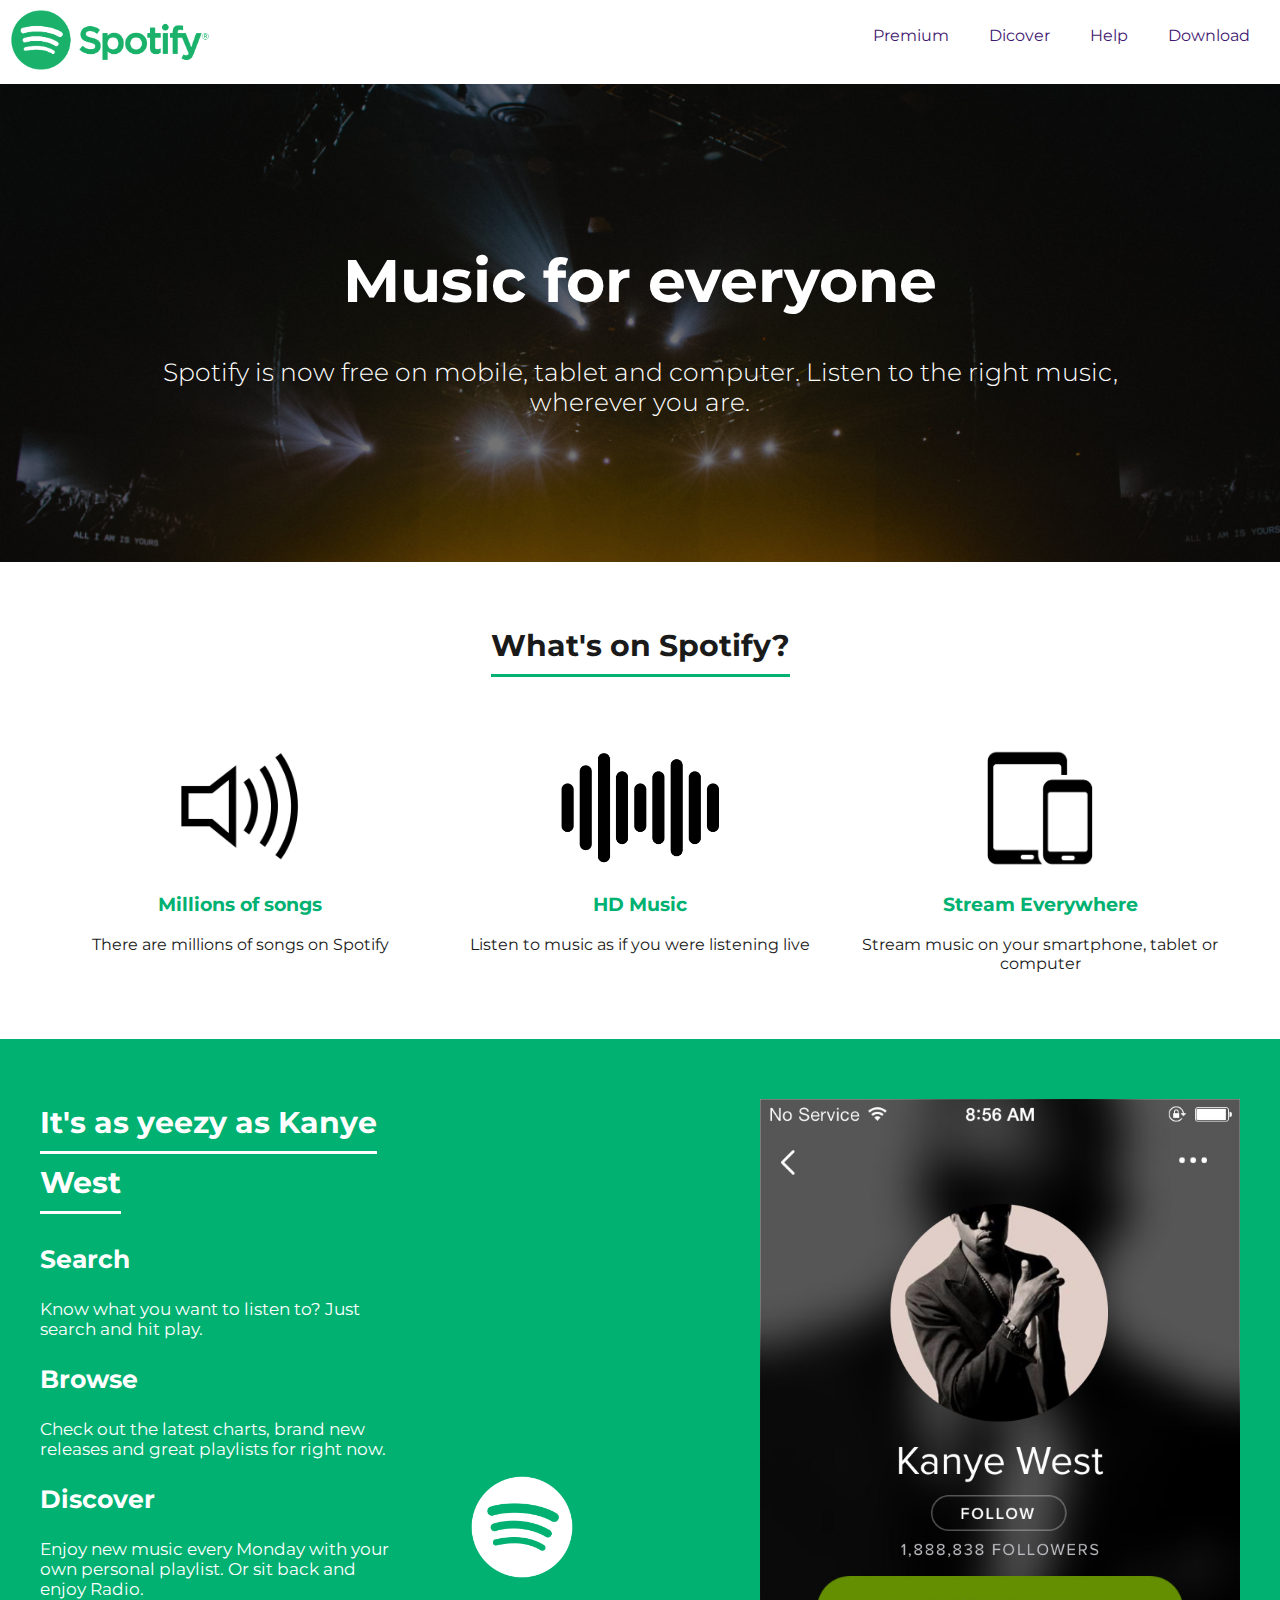
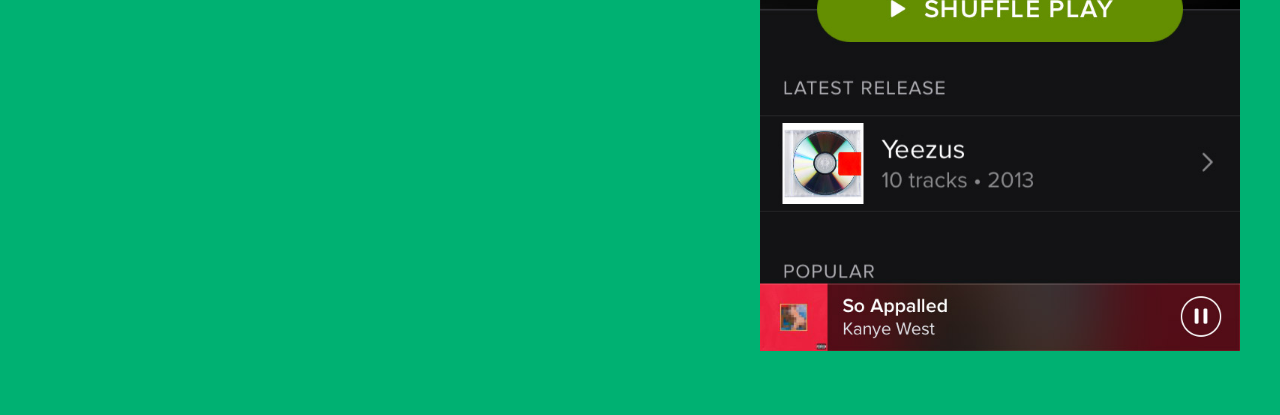
<file: landing-page/index.html>
<!DOCTYPE html>
<html>
  <head>
    <meta charset="utf-8" />
    <meta http-equiv="X-UA-Compatible" content="IE=edge" />
    <title>Spotify UI</title>
    <meta name="viewport" content="width=device-width, initial-scale=1" />
    <link
      href="https://fonts.googleapis.com/css?family=Montserrat:400,600"
      rel="stylesheet"
    />
    <link rel="stylesheet" type="text/css" media="screen" href="style.css" />
  </head>

  <body>
    <header>
      <div class="logo">
        <img src="images/spotify-logo.png" alt="logo Spotify" />
      </div>
      <div class="nav">
        <ul>
          <li><a href="#">Premium</a></li>
          <li><a href="#">Dicover</a></li>
          <li><a href="#">Help</a></li>
          <li><a href="#">Download</a></li>
        </ul>
      </div>
    </header>

    <div class="intro">
      <h1>Music for everyone</h1>
      <p>
        Spotify is now free on mobile, tablet and computer. Listen to the right
        music, wherever you are.
      </p>
    </div>

    <div class="infos">
      <div class="titre-infos"><h2>What's on Spotify?</h2></div>
      <div class="pictos">
        <div class="bloc">
          <img src="images/music-icon.png" alt="picto Music" />
          <h3>Millions of songs</h3>
          <p>There are millions of songs on Spotify</p>
        </div>
        <div class="bloc">
          <img src="images/high-quality-icon.png" alt="picto HQ" />
          <h3>HD Music</h3>
          <p>Listen to music as if you were listening live</p>
        </div>
        <div class="bloc">
          <img src="images/devices-icon.png" alt="picto device" />
          <h3>Stream Everywhere</h3>
          <p>Stream music on your smartphone, tablet or computer</p>
        </div>
      </div>
    </div>

    <div class="yeezy">
      <div class="left">
        <div class="yeez-titre">
          <h2>It's as yeezy as Kanye</h2>
          <h2>West</h2>
        </div>
        <div class="yeez-in">
          <div class="yeez-content">
            <div class="bloc-text">
              <h3>Search</h3>
              <p>Know what you want to listen to? Just search and hit play.</p>
            </div>
            <div class="bloc-text">
              <h3>Browse</h3>
              <p>
                Check out the latest charts, brand new releases and great
                playlists for right now.
              </p>
            </div>
            <div class="bloc-text">
              <h3>Discover</h3>
              <p>
                Enjoy new music every Monday with your own personal playlist. Or
                sit back and enjoy Radio.
              </p>
            </div>
          </div>
          <!--
            <div class="spot-picto">

                <img src="images/spotify-icon-white.png" alt="Logo Spotify" />

            </div>
          -->
        </div>
      </div>
      <div class="right">
        <img src="images/spotify-app.jpg" alt="Spotify App" />
      </div>
    </div>
  </body>
</html>
</file>
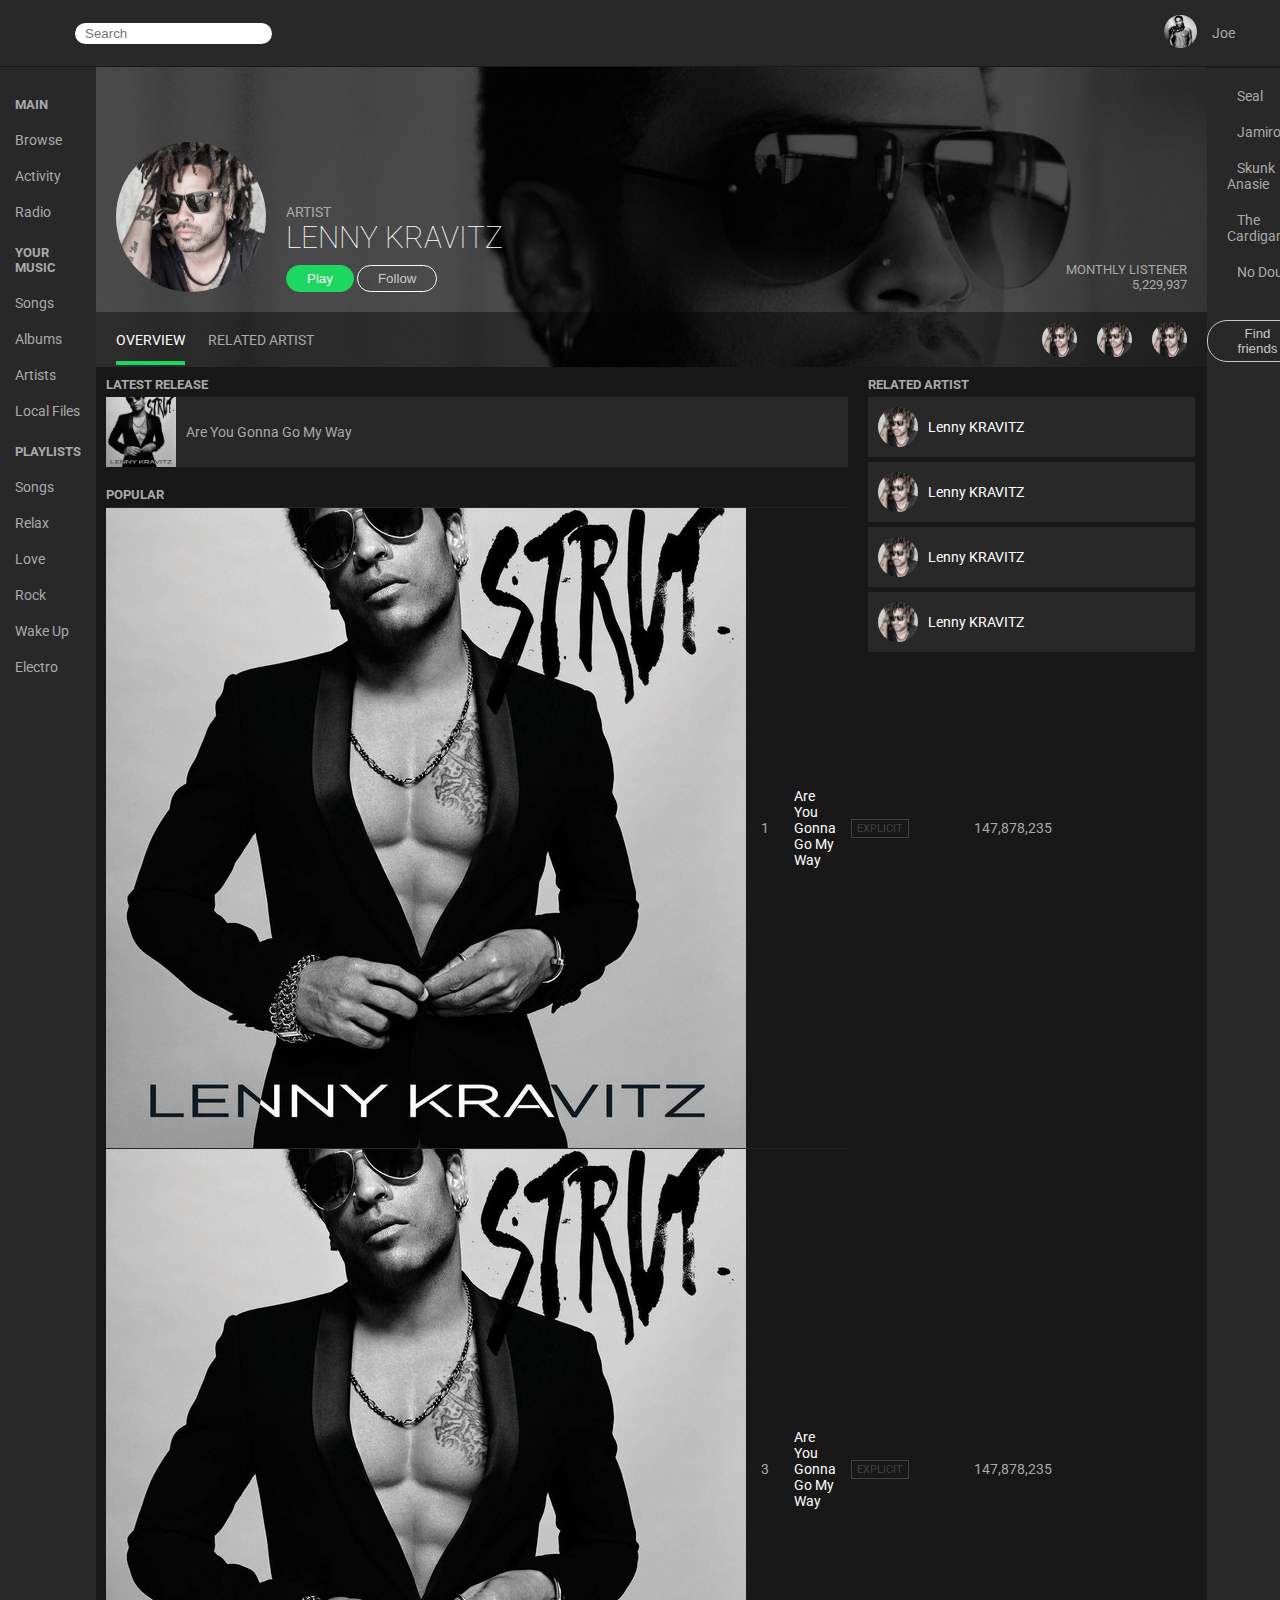
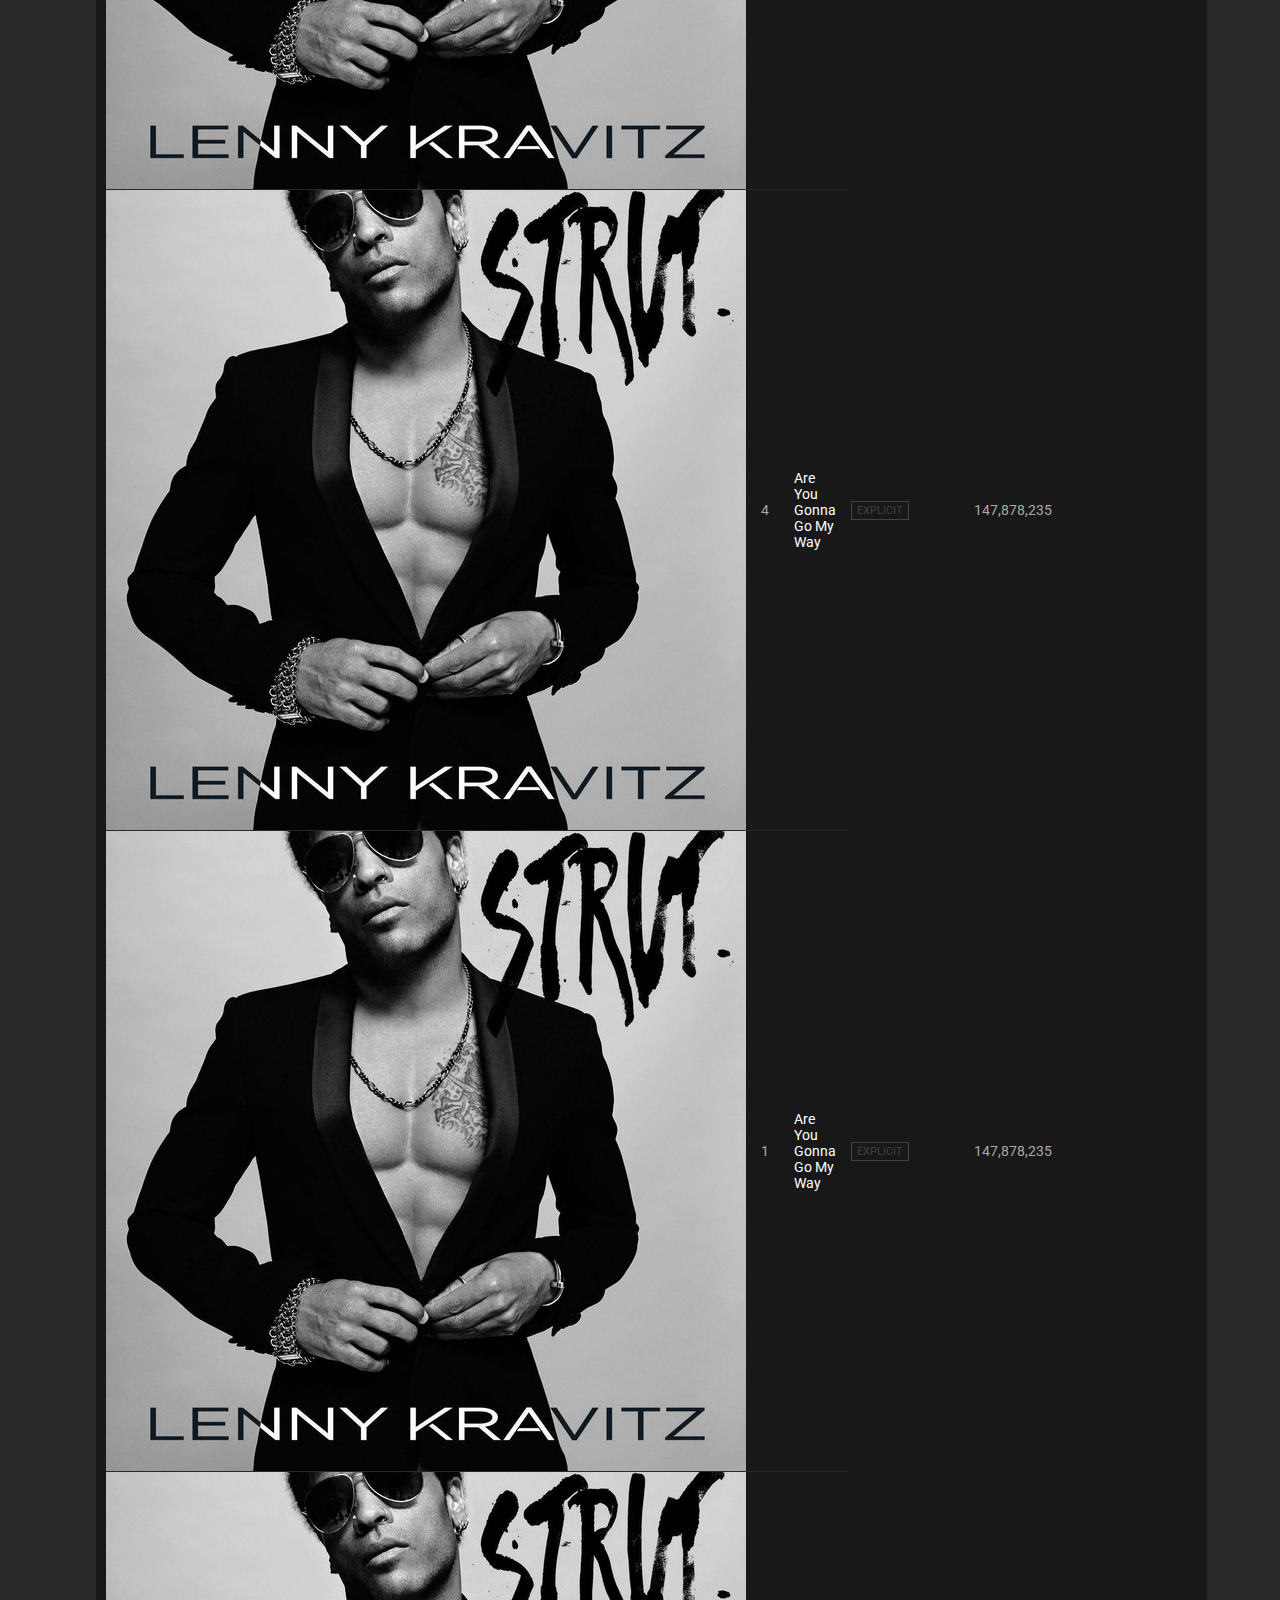
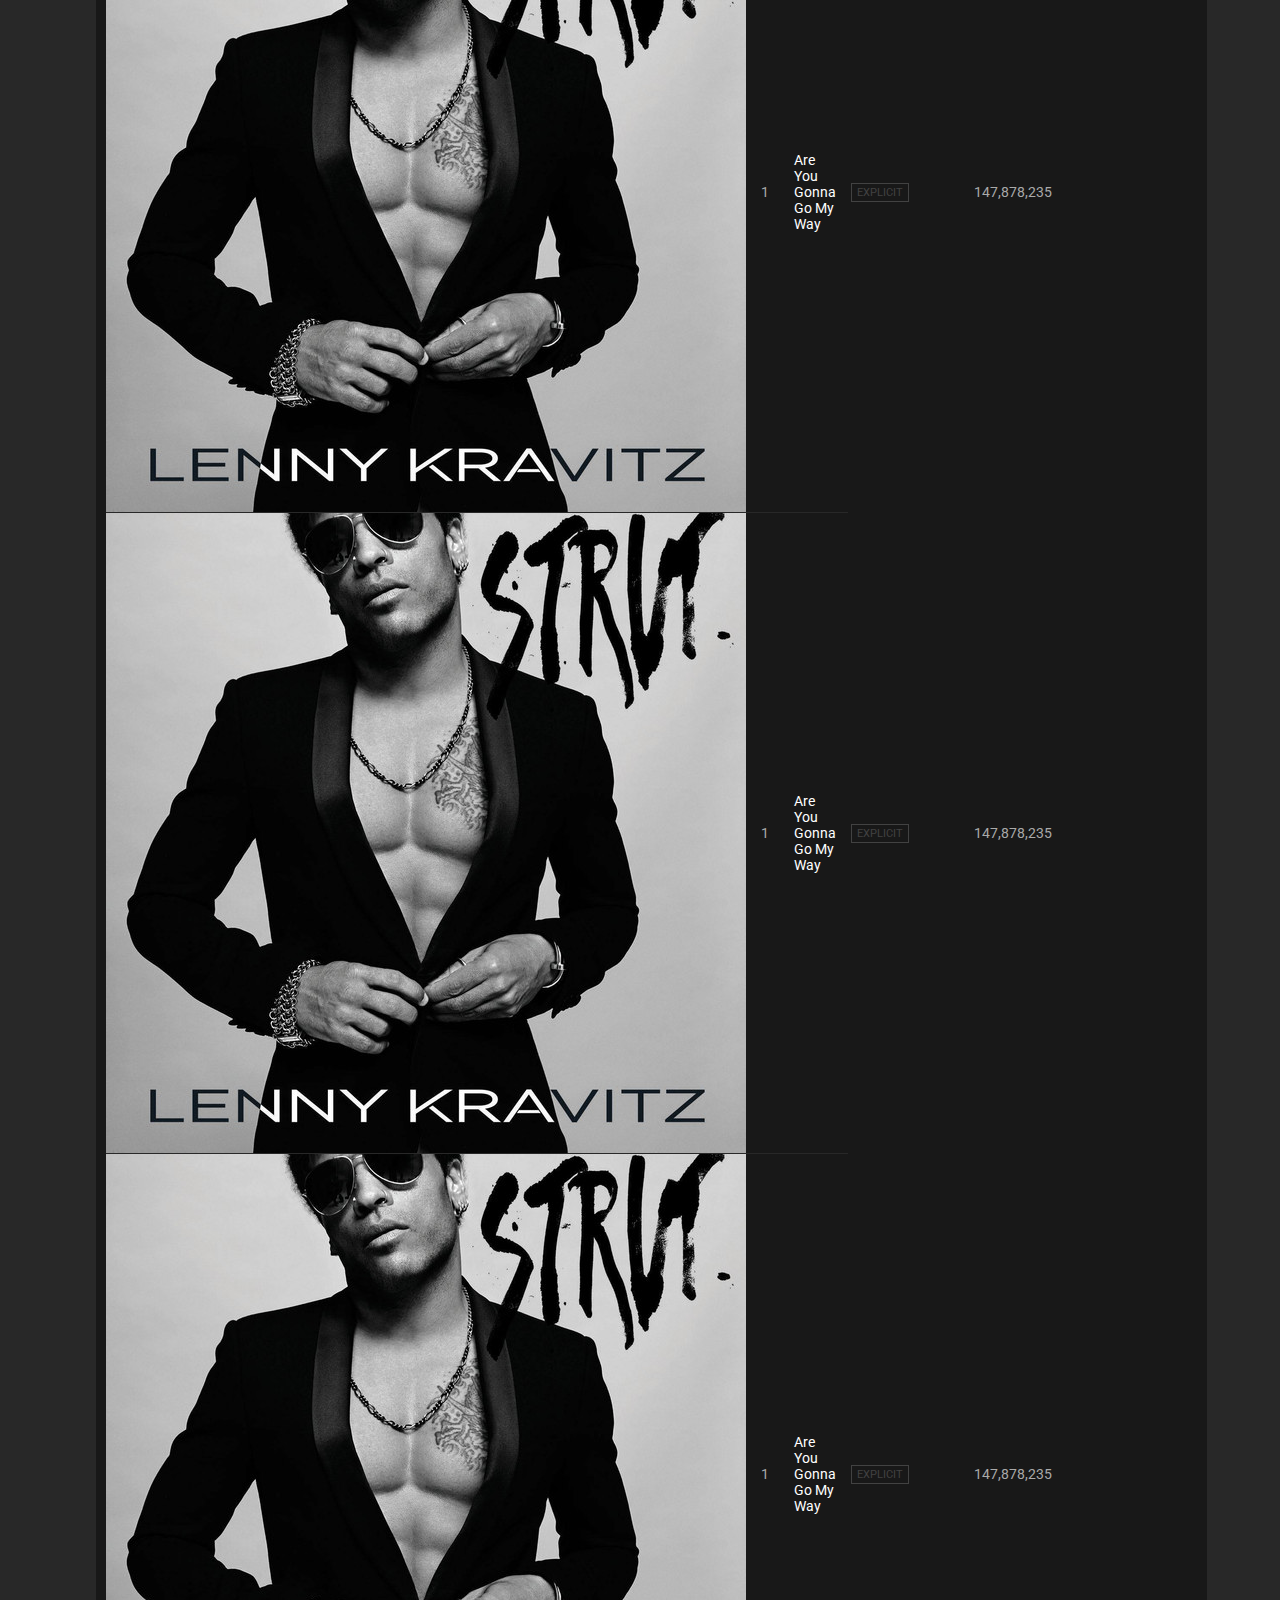
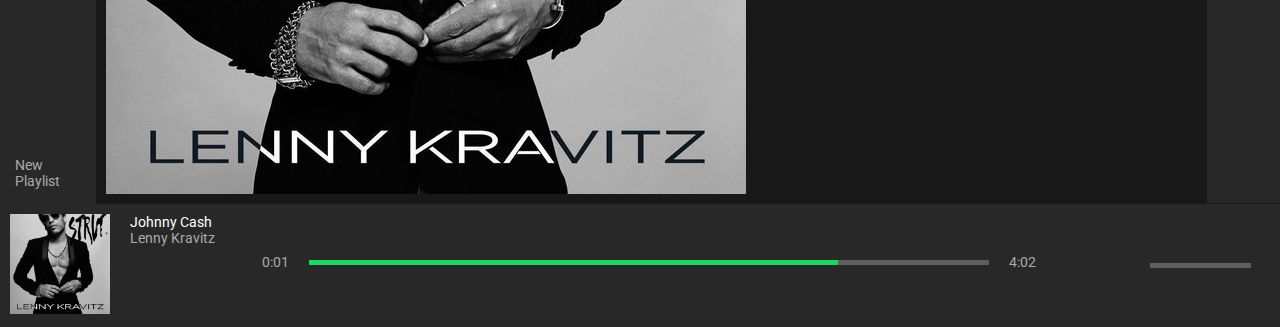
<file: page-artist/index.html>
<!DOCTYPE html>
<html>

<head>
    <meta charset="utf-8" />
    <meta http-equiv="X-UA-Compatible" content="IE=edge">
    <title>Spotify - Lenny Kravitz</title>
    <meta name="viewport" content="width=device-width, initial-scale=1">
    <link rel="stylesheet" href="https://use.fontawesome.com/releases/v5.4.1/css/all.css" integrity="sha384-5sAR7xN1Nv6T6+dT2mhtzEpVJvfS3NScPQTrOxhwjIuvcA67KV2R5Jz6kr4abQsz"
        crossorigin="anonymous">
    <link href="https://fonts.googleapis.com/css?family=Roboto:100,300,400,700" rel="stylesheet">
    <link rel="stylesheet" type="text/css" media="screen" href="main.css" />
    <link rel="stylesheet" href="./navbar.css">
    <link rel="stylesheet" href="./sideNav.css">
    <link rel="stylesheet" href="./content.css">
    <link rel="stylesheet" href="./player.css">
</head>

<body>

    <div class="container">

        <div class="navbar">
            <div class="left-part">
                <i class="fas fa-chevron-left"></i>
                <i class="fas fa-chevron-right"></i>
                <i class="fas fa-search search"></i>
                <input type="text" placeholder="Search">
            </div>

            <div class="right-part">
                <i class="fas fa-bell"></i>
                <i class="fas fa-download"></i>
                <div class="avatar-container">
                    <img src="./images/avatar.png" alt="">
                </div>
                <span>Joe</span>
                <i class="fas fa-chevron-down"></i>
            </div>
        </div>

        <div class="content">
            <div class="left-nav">
                <div class="menus">
                    <div class="menu">
                        <h3 class="menu-title">Main <i class="fas fa-chevron-down"></i></h3>
                        <ul class="menu-list">
                            <li><i class="fab fa-searchengin"></i></i> Browse</li>
                            <li><i class="fas fa-user-friends"></i> Activity</li>
                            <li><i class="fas fa-broadcast-tower"></i> Radio</li>
                        </ul>
                    </div>
                    <div class="menu">
                        <h3 class="menu-title">Your music <i class="fas fa-chevron-down"></i></h3>
                        <ul class="menu-list">
                            <li><i class="fas fa-headphones"></i></i> Songs</li>
                            <li><i class="fas fa-music"></i>Albums</li>
                            <li><i class="fas fa-user"></i> Artists</li>
                            <li><i class="fas fa-file"></i> Local Files</li>
                        </ul>
                    </div>

                    <div class="menu">
                        <h3 class="menu-title">Playlists <i class="fas fa-chevron-down"></i></h3>
                        <ul class="menu-list">
                            <li><i class="fas fa-headphones"></i></i> Songs</li>
                            <li><i class="fas fa-music"></i> Relax</li>
                            <li><i class="fas fa-music"></i> Love</li>
                            <li><i class="fas fa-music"></i> Rock</li>
                            <li><i class="fas fa-music"></i> Wake Up</li>
                            <li><i class="fas fa-music"></i> Electro</li>
                        </ul>
                    </div>
                </div>
                <div class="new-playlist">
                    <i class="fas fa-plus-circle"></i> New Playlist
                </div>
            </div>
            <div class="center-content">
                <div class="header">
                    <div class="artist-header">
                        <div class="first-part">
                            <div class="artist-img">

                            </div>
                            <div class="artist-infos">
                                <p class="info">Artist</p>
                                <p class="info-value">LENNY KRAVITZ</p>
                                <div class="social-buttons">
                                    <button class="play"><i class="fas fa-play"></i> Play</button>
                                    <button class="light-button">Follow</button>
                                </div>
                            </div>
                        </div>
                        <div class="listeners">
                            <p>MONTHLY LISTENER</p>
                            <p>5,229,937</p>
                        </div>
                    </div>
                    <div class="summary-head">
                        <div class="first-part">
                            <span class="active">OVERVIEW</span>
                            <span>RELATED ARTIST</span>
                        </div>
                        <div class="second-part">
                            <div class="artist-img"></div>
                            <div class="artist-img"></div>
                            <div class="artist-img"></div>
                        </div>
                    </div>
                </div>
                <div class="albums">
                    <div class="first-part">
                        <div class="block">
                            <h3 class="title">Latest release</h3>
                            <div class="latest">
                                <div class="latest-img"></div>
                                <div class="latest-title">Are You Gonna Go My Way</div>
                            </div>
                        </div>
                        <div class="block">
                            <h3 class="title">Popular</h3>
                            <div class="list">
                                <div class="album-row">
                                    <img src="./images/lenny-album.jpeg" alt="" class="album-img">
                                    <span class="numbers">1</span>
                                    <i class="fas fa-check numbers"></i>
                                    <span class="album-title">Are You Gonna Go My Way</span>
                                    <span class="explicit">Explicit</span>
                                    <span class="numbers listeners">147,878,235</span>
                                </div>

                                <div class="album-row">
                                    <img src="./images/lenny-album.jpeg" alt="" class="album-img">
                                    <span class="numbers">3</span>
                                    <i class="fas fa-check numbers"></i>
                                    <span class="album-title">Are You Gonna Go My Way</span>
                                    <span class="explicit">Explicit</span>
                                    <span class="numbers listeners">147,878,235</span>
                                </div>
                                <div class="album-row">
                                    <img src="./images/lenny-album.jpeg" alt="" class="album-img">
                                    <span class="numbers">4</span>
                                    <i class="fas fa-check numbers"></i>
                                    <span class="album-title">Are You Gonna Go My Way</span>
                                    <span class="explicit">Explicit</span>
                                    <span class="numbers listeners">147,878,235</span>
                                </div>
                                <div class="album-row">
                                    <img src="./images/lenny-album.jpeg" alt="" class="album-img">
                                    <span class="numbers">1</span>
                                    <i class="fas fa-check numbers"></i>
                                    <span class="album-title">Are You Gonna Go My Way</span>
                                    <span class="explicit">Explicit</span>
                                    <span class="numbers listeners">147,878,235</span>
                                </div>
                                <div class="album-row">
                                    <img src="./images/lenny-album.jpeg" alt="" class="album-img">
                                    <span class="numbers">1</span>
                                    <i class="fas fa-check numbers"></i>
                                    <span class="album-title">Are You Gonna Go My Way</span>
                                    <span class="explicit">Explicit</span>
                                    <span class="numbers listeners">147,878,235</span>
                                </div>
                                <div class="album-row">
                                    <img src="./images/lenny-album.jpeg" alt="" class="album-img">
                                    <span class="numbers">1</span>
                                    <i class="fas fa-check numbers"></i>
                                    <span class="album-title">Are You Gonna Go My Way</span>
                                    <span class="explicit">Explicit</span>
                                    <span class="numbers listeners">147,878,235</span>
                                </div>
                                <div class="album-row">
                                    <img src="./images/lenny-album.jpeg" alt="" class="album-img">
                                    <span class="numbers">1</span>
                                    <i class="fas fa-check numbers"></i>
                                    <span class="album-title">Are You Gonna Go My Way</span>
                                    <span class="explicit">Explicit</span>
                                    <span class="numbers listeners">147,878,235</span>
                                </div>

                            </div>
                        </div>
                    </div>
                    <div class="second-part">
                        <div class="block">
                            <h3 class="title">Related artist</h3>

                            <div class="related-artists">
                                <div class="related-row">
                                    <div class="artist-img"></div>
                                    <span>Lenny KRAVITZ</span>
                                </div>
                                <div class="related-row">
                                    <div class="artist-img"></div>
                                    <span>Lenny KRAVITZ</span>
                                </div>
                                <div class="related-row">
                                    <div class="artist-img"></div>
                                    <span>Lenny KRAVITZ</span>
                                </div>
                                <div class="related-row">
                                    <div class="artist-img"></div>
                                    <span>Lenny KRAVITZ</span>
                                </div>


                            </div>

                        </div>
                    </div>
                </div>
            </div>
            <div class="right-nav">
                <ul class="menu-list">
                    <li><i class="fas fa-user"></i> Seal</li>
                    <li><i class="fas fa-user"></i> Jamiroquai</li>
                    <li><i class="fas fa-user"></i> Skunk Anasie</li>
                    <li><i class="fas fa-user"></i> The Cardigans</li>
                    <li><i class="fas fa-user"></i> No Doubt</li>
                </ul>
                <button class="light-button">Find friends</button>
            </div>
        </div>
        <div class="player">
            <div class="current-song">
                <div class="album-container">
                    <img src="./images/lenny-album.jpeg" alt="" class="album-img">
                </div>
                <div class="infos">
                    <p class="artist">Johnny Cash <i class="far fa-heart"></i></p>
                    <p class="song">Lenny Kravitz</p>
                </div>
            </div>
            <div class="player-actions">
                <div class="controls">
                    <i class="fas fa-random"></i>
                    <i class="fas fa-step-backward"></i>
                    <i class="far fa-pause-circle"></i>
                    <i class="fas fa-step-forward"></i>
                    <i class="fas fa-sync-alt"></i>
                </div>
                <div class="timebar">
                    <span>0:01</span>
                    <div class="readed"></div>
                    <div class="not-read"></div>
                    <span>4:02</span>
                </div>
                <div class="controls-alt">

                </div>
            </div>
            <div class="player-infos">
                <i class="fas fa-list-ul"></i>
                <i class="fas fa-mobile-alt"></i>
                <i class="fas fa-volume-up"></i>
                <div class="volume"></div>

            </div>

        </div>
    </div>
</body>

</html>
</file>
<file: landing-page/style.css>
/*
Colors:
Text: #1A1A1A
Green: #00B172
White: #FFF
*/

body {
  font-family: 'Montserrat', sans-serif;
  font-size: 16px;
  margin: 0;
  color: #1a1a1a;
}

header {
  display: flex;
  justify-content: space-between;
  padding: 10px;
}

header .logo {
  flex: 0 0 200px;
}

header .logo img {
  width: 100%;
}

header .nav ul {
  display: flex;
}

header .nav ul li {
  list-style: none;
  padding: 0 20px;
}

header .nav ul li a {
  color: #421771;
  text-decoration: none;
}

header .nav ul li a:hover {
  text-decoration: underline;
}

.intro {
  background-image: url(images/landing.jpg);
  background-size: cover;
  color: #fff;
  text-align: center;
  padding: 120px;
}

.intro h1 {
  font-size: 60px;
}

.intro p {
  font-size: 25px;
  font-weight: 300;
}

.infos {
  padding: 40px;
}

.infos .titre-infos {
  margin: auto;
  display: flex;
  justify-content: center;
}

.infos h2 {
  text-align: center;
  font-size: 30px;
  padding-bottom: 10px;
  border-bottom: #00b172 3px solid;
}

.infos .pictos {
  display: flex;
  justify-content: space-around;
  margin-top: 30px;
}

.infos .pictos .bloc {
  text-align: center;
  flex: 1;
  padding: 10px;
}

.infos .pictos .bloc img {
  height: 10vw;
}

.infos .pictos .bloc h3 {
  color: #00b172;
}

.yeezy {
  background-color: #00b172;
  background-image: url('images/spotify-icon-white.png');
  background-repeat: no-repeat;
  background-size: 8%;
  background-position: 40% center;
  color: #fff;
  padding: 60px 40px;
  display: flex;
}

.yeezy .left {
  width: 60%;
}

.yeezy .left .yeez-titre {
  display: flex;
  align-items: flex-start;
  flex-direction: column;
}

.yeezy .left h2 {
  font-size: 30px;
  padding-bottom: 10px;
  margin: 5px 0;
  border-bottom: #fff 3px solid;
  white-space: nowrap;
}

/* .yeezy .left .yeez-in {
  display: flex;
} */

.yeezy .left .yeez-in .yeez-content {
  /* flex: 1; */
  width: 50%;
}

.yeezy .left .yeez-in .yeez-content h3 {
  font-size: 25px;
}

.yeezy .left .yeez-in .yeez-content p {
  font-size: 17px;
}

/* .yeezy .left .yeez-in .spot-picto {
  flex: 1;
  padding: 0px 20px;
  display: flex;
  align-items: center;
}

.yeezy .left .yeez-in .spot-picto img {
  width: 30%;
} */

.yeezy .right {
  width: 40%;
}

.yeezy .right img {
  width: 100%;
}
</file>
<file: page-artist/main.css>
* {
  box-sizing: border-box;
}

html,
body {
  height: 100%;
  margin: 0;
  padding: 0;
  font-family: 'Roboto', sans-serif;
  font-size: 14px;
}

.content {
  background: #282828;
}

.light-button {
  color: #c8c8c8;
  border: 1px solid #c8c8c8;
}

.light-button:hover {
  border: solid 1px white;
  color: white;
}

/*MYCODE*/
.content {
  display: flex;
}

.content .left-nav {
  flex: 1;
  padding: 15px 15px;
  display: flex;
  flex-direction: column;
  justify-content: space-between;
}

.content .left-nav .menus .menu .menu-title {
  text-transform: uppercase;
  margin-bottom: 10px;
  margin-top: 15px;
  font-size: 0.9em;
}

.content .left-nav .menus .menu ul.menu-list {
  list-style: none;
  padding: 0;
}

.content .left-nav .menus .menu ul.menu-list li {
  padding: 10px 0;
}

.content .center-content {
  flex: 0 0 70%;
}

.content .center-content .header {
  background: url('images/lenny.jpg'), rgba(0, 0, 0, 0.7);
  background-blend-mode: multiply;
  background-size: cover;
  display: flex;
  flex-direction: column;
  justify-content: end;
}

.content .center-content .header .artist-header {
  display: flex;
  justify-content: space-between;
  flex: 0 0 150px;
}

.content .center-content .header .artist-header .first-part {
  flex: 1;
  display: flex;
  padding: 0 20px;
}

.content .center-content .header .first-part .artist-img {
  background-image: url('images/lenny2.jpg');
  background-size: cover;
  border-radius: 50%;
  flex: 0 0 150px;
  margin-right: 20px;
}

.content .center-content .header .first-part .artist-infos {
  display: flex;
  flex-direction: column;
  justify-content: end;
}

.content .center-content .header .first-part .artist-infos .info {
  text-transform: uppercase;
}

.content .center-content .header .first-part .artist-infos .info-value {
  text-transform: uppercase;
  font-size: 30px;
  font-weight: lighter;
  margin-bottom: 10px;
}

.content .center-content .header .first-part .artist-infos .social-buttons {
}

.content
  .center-content
  .header
  .first-part
  .artist-infos
  .social-buttons
  button {
  padding: 5px 20px;
  border-radius: 20px;
}

.content
  .center-content
  .header
  .first-part
  .artist-infos
  .social-buttons
  .light-button {
  border: #fff 1px solid;
  background-color: transparent;
}

.content .center-content .header .listeners {
  display: flex;
  flex-direction: column;
  justify-content: end;
  padding: 0 20px;
}

.content .center-content .header .listeners p {
  text-transform: uppercase;
  font-size: 0.9em;
  text-align: right;
}

.content .center-content .header .summary-head {
  flex: 0 0 55px;
  margin-top: 20px;
  padding: 0 20px;
  display: flex;
  justify-content: space-between;
}

.content .center-content .header .summary-head .first-part {
  flex: 1;
  padding: 20px 0 0 0;
}

.content .center-content .header .summary-head .first-part span {
  padding: 15px 0 13px;
  margin-right: 20px;
}

.content .center-content .header .summary-head .second-part {
  flex: 1;
  display: flex;
  justify-content: end;
  padding: 10px 0;
}

.content .center-content .header .summary-head .second-part .artist-img {
  background-image: url('images/lenny2.jpg');
  background-size: cover;
  border-radius: 50%;
  flex: 0 0 35px;
  margin-left: 20px;
}

.content .center-content .albums {
  padding: 10px;
  display: flex;
}

.content .center-content .albums .first-part {
  /* flex: 0 0 70%; POURQUOI CA MARCHE PAS !!! */
  margin-right: 20px;
  width: 68%;
}

.content .center-content .albums .block {
  display: flex;
  flex-direction: column;
}

.content .center-content .albums .block .title {
  text-transform: uppercase;
  font-size: 0.9em;
  margin-bottom: 5px;
}

.content .center-content .albums .block .latest {
  flex: 0 0 70px;
  display: flex;
  align-items: center;
  margin-bottom: 20px;
}

.content .center-content .albums .block .latest .latest-img {
  height: 100%;
  margin-right: 10px;
  flex: 0 0 70px;
  background-image: url('./images/lenny-album.jpeg');
  background-size: cover;
}

.content .center-content .albums .block .list {
  display: flex;
  flex-direction: column;
}

.content .center-content .albums .block .list .album-row {
  flex: 0 0 50px;
  display: flex;
  align-items: center;
}

.content .center-content .albums .block .list .album-row img {
  flex: 0 0 50px;
}

.content .center-content .albums .block .list .album-row span {
  margin-left: 15px;
}

.content .center-content .albums .block .list .album-row i {
  margin-left: 10px;
}

.content .center-content .albums .block .list .album-row .album-title {
  flex: 2;
}

.content .center-content .albums .block .list .album-row .explicit {
  border: #424242 1px solid;
  padding: 2px 5px;
  text-transform: uppercase;
  font-size: 0.8em;
  margin-right: 50px;
}

.content .center-content .albums .second-part {
  flex: 0 0 30%;
}

.content .center-content .albums .second-part .block {
}

.content .center-content .albums .second-part .block .related-artists {
  display: flex;
  flex-direction: column;
}

.content
  .center-content
  .albums
  .second-part
  .block
  .related-artists
  .related-row {
  flex: 0 0 60px;
  display: flex;
  align-items: center;
  padding: 10px;
  margin-bottom: 5px;
}

.content
  .center-content
  .albums
  .second-part
  .block
  .related-artists
  .related-row
  .artist-img {
  background-image: url('./images/lenny2.jpg');
  background-size: cover;
  height: 100%;
  border-radius: 50%;
  flex: 0 0 40px;
  margin-right: 10px;
}

.content .right-nav {
  flex: 1;
  display: flex;
  flex-direction: column;
  align-items: center;
  justify-content: start;
}

.content .right-nav .menu-list {
}

.content .right-nav ul.menu-list {
  width: 100%;
  list-style: none;
  padding: 20px 0 20px 20px;
}

.content .right-nav ul.menu-list li {
  margin-bottom: 20px;
}

.content .right-nav ul.menu-list li i {
  margin-right: 10px;
}

.content .right-nav button {
  border: #c8c8c8 1px solid;
  background-color: transparent;
  border-radius: 20px;
  padding: 5px 20px;
}
</file>
<file: page-artist/navbar.css>
.navbar {
  background: #282828;
  color: #aaaaaa;
  border-bottom: 1px solid #181818;
}

.navbar .left-part .search {
  color: grey;
}

/*MYCODE*/

* {
  margin: 0;
  padding: 0;
}

.navbar {
  display: flex;
  justify-content: space-between;
  align-items: center;
  padding: 15px;
}

.navbar .left-part {
}

.navbar .left-part i {
  margin-right: 20px;
}

.navbar .left-part input {
  border-radius: 12px;
  border: none;
  padding: 3px 10px;
}

.navbar .right-part {
  display: flex;
  justify-content: end;
  align-items: center;
}

.navbar .right-part i {
  margin-left: 30px;
}

.navbar .right-part .avatar-container {
  flex: 0 0 8%;
  margin-left: 30px;
  margin-right: 15px;
}

.navbar .right-part .avatar-container img {
  width: 100%;
  border-radius: 50%;
}
</file>
<file: page-artist/sideNav.css>
.left-nav {
  background: #282828;
  color: #aaaaaa;
}

.menu-list li {
  color: #aaaaaa;
}

.menu-list li:hover {
  border-right: solid 3px #1ed760;
  color: #ffffff;
}

.new-playlist {
  color: #aaaaaa;
}

.new-playlist:hover {
  background: #424242;
  color: #ffffff;
}

.right-nav {
  background: #282828;
  border-top: 1px solid #181818;
  border-bottom: 1px solid #181818;
}
</file>
<file: page-artist/content.css>
.header {
  height: 300px;
  width: 100%;
}

.info {
  color: #aaaaaa;
}

.info-value {
  color: white;
}

.play {
  background: #1ed760;
  color: white;
  border: 1px solid #1ed760;
}

.play:hover {
  background: #43e57d;
}

.listeners {
  color: white;
  color: #aaaaaa;
}
.summary-head {
  background: rgba(0, 0, 0, 0.4);
}

.summary-head .first-part span {
  color: #aaaaaa;
}

.summary-head .first-part span.active {
  border-bottom: 4px solid #1ed760;
}

.summary-head .first-part span.active,
.summary-head .first-part span:hover {
  color: white;
}

.albums {
  background: #181818;
}

.albums .title {
  color: #aaaaaa;
}

.albums .latest {
  background: #282828;
  color: #aaaaaa;
}

.album-row {
  border-top: 1px solid #282828;
}

.album-row:hover {
  background: #282828;
}

.album-row .numbers {
  color: #aaaaaa;
}

.album-row .album-title {
  color: white;
}

.album-row .explicit {
  border-color: #424242;
  color: #424242;
}

.related-artists .related-row {
  color: #ffffff;
  background: #282828;
}

.related-artists .related-row:hover {
  background: #373737;
}
</file>
<file: page-artist/player.css>
.player {
  background: #282828;
  color: #aaaaaa;
}

.player .current-song .artist {
  color: white;
}
.player .readed {
  background: #1ed760;
}

.player .not-read {
  background: #5e5e5e;
}

.player-infos .volume {
  background: #5e5e5e;
}

/*MYCODE*/
.player {
  display: flex;
  justify-content: space-between;
  padding: 10px;
}

.player .current-song {
  display: flex;
  flex: 0 0 20%;
}

.player .current-song .album-container {
  flex: 0 0 100px;
  margin-right: 20px;
}

.player .current-song .album-container img {
  width: 100%;
}

.player .current-song .infos i {
  margin-left: 30px;
}

.player .player-actions {
  flex: 0 0 60%;
}

.player .player-actions .controls {
  display: flex;
  justify-content: center;
  margin-bottom:10px;
  margin-top: 20px;
}

.player .player-actions .controls i {
  margin: 5px;
}

.player .player-actions .timebar {
  width: 100%;
  display: flex;
  align-items: center;
}

.player .player-actions .timebar .readed {
  height: 5px;
  flex: 0 0 70%;
  margin-left: 20px;;
}

.player .player-actions .timebar .not-read {
  height: 5px;
  flex: 0 0 20%;
  margin-right: 20px;
}

.player .player-infos {
  flex: 0 0 20%;
  display: flex;
  justify-content: space-around;
  align-items: center;
}

.player .player-infos .volume {
  flex: 0 0 40%;
  background-color: #5e5e5e;
  height: 5px;;
</file>
